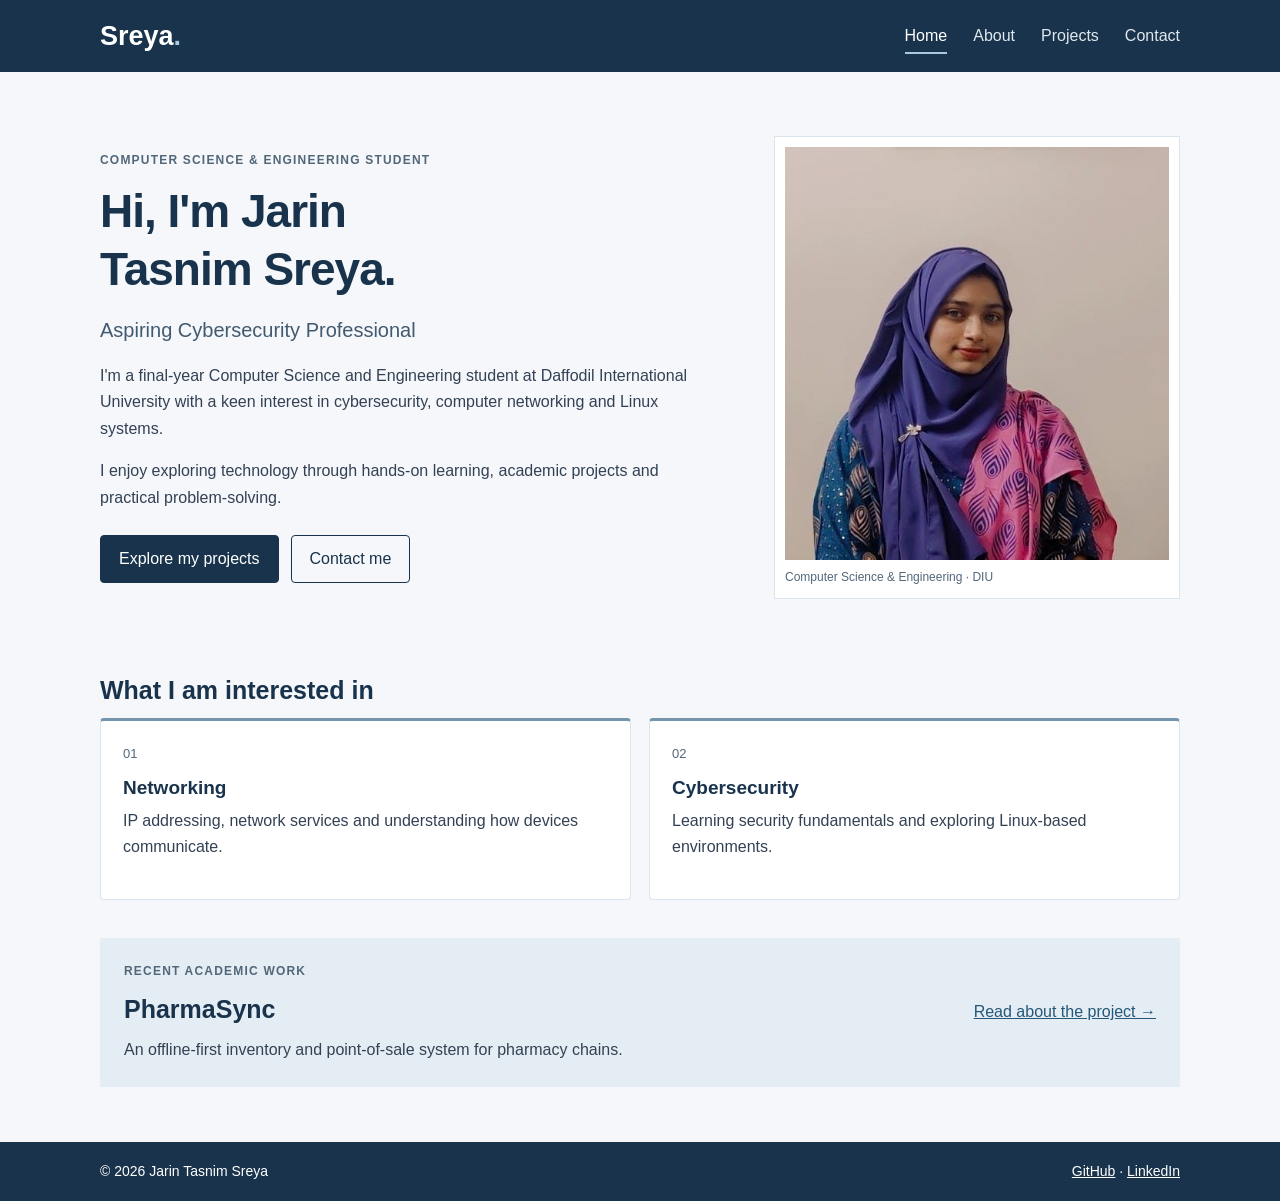
<file: index.html>
<!DOCTYPE html>
<html lang="en">
<head>
    <meta charset="UTF-8">
    <meta name="viewport" content="width=device-width, initial-scale=1.0">
    <title>Home | Jarin Tasnim Sreya</title>
    <link rel="stylesheet" href="css/style.css">
    <script src="js/jquery.min.js" defer></script>
    <script src="js/script.js" defer></script>
</head>
<body>
    <header class="site-header"><div class="container header-inner">
        <a class="brand" href="index.html">Sreya<span>.</span></a>
        <button id="menu-toggle" type="button" aria-expanded="false" aria-controls="main-nav">Menu</button>
        <nav id="main-nav" aria-label="Main navigation"><ul><li><a href="index.html" aria-current="page">Home</a></li><li><a href="about.html">About</a></li><li><a href="projects.html">Projects</a></li><li><a href="contact.html">Contact</a></li></ul></nav>
    </div></header>
    <main class="container">
        <section class="hero">
            <div><p class="eyebrow">COMPUTER SCIENCE &amp; ENGINEERING STUDENT</p>
            <h1>Hi, I'm Jarin<br>Tasnim Sreya.</h1>
            <p class="lead">Aspiring Cybersecurity Professional</p>
            <p>I'm a final-year Computer Science and Engineering student at Daffodil International University with a keen interest in cybersecurity, computer networking and Linux systems.</p>
            <p>I enjoy exploring technology through hands-on learning, academic projects and practical problem-solving.</p>
            <div class="actions"><a class="button" href="projects.html">Explore my projects</a><a class="button outline" href="contact.html">Contact me</a></div></div>
            <figure class="portrait"><img src="images/profile.jpg" alt="Portrait of Jarin Tasnim Sreya"><figcaption>Computer Science &amp; Engineering · DIU</figcaption></figure>
        </section>
        <section class="section"><h2>What I am interested in</h2><div class="interest-grid">
            <article><span class="number">01</span><h3>Networking</h3><p>IP addressing, network services and understanding how devices communicate.</p></article>
            <article><span class="number">02</span><h3>Cybersecurity</h3><p>Learning security fundamentals and exploring Linux-based environments.</p></article>
        </div></section>
        <section class="featured"><div><p class="eyebrow">RECENT ACADEMIC WORK</p><h2>PharmaSync</h2><p>An offline-first inventory and point-of-sale system for pharmacy chains.</p></div><a href="projects.html#pharmasync">Read about the project →</a></section>
    </main>
    <footer><div class="container footer-inner"><span>© 2026 Jarin Tasnim Sreya</span><div><a href="https://github.com/Sreya-a">GitHub</a> · <a href="https://www.linkedin.com/in/jarin-tasnim-sreya-098833294/">LinkedIn</a></div></div></footer>
</body>
</html>
</file>
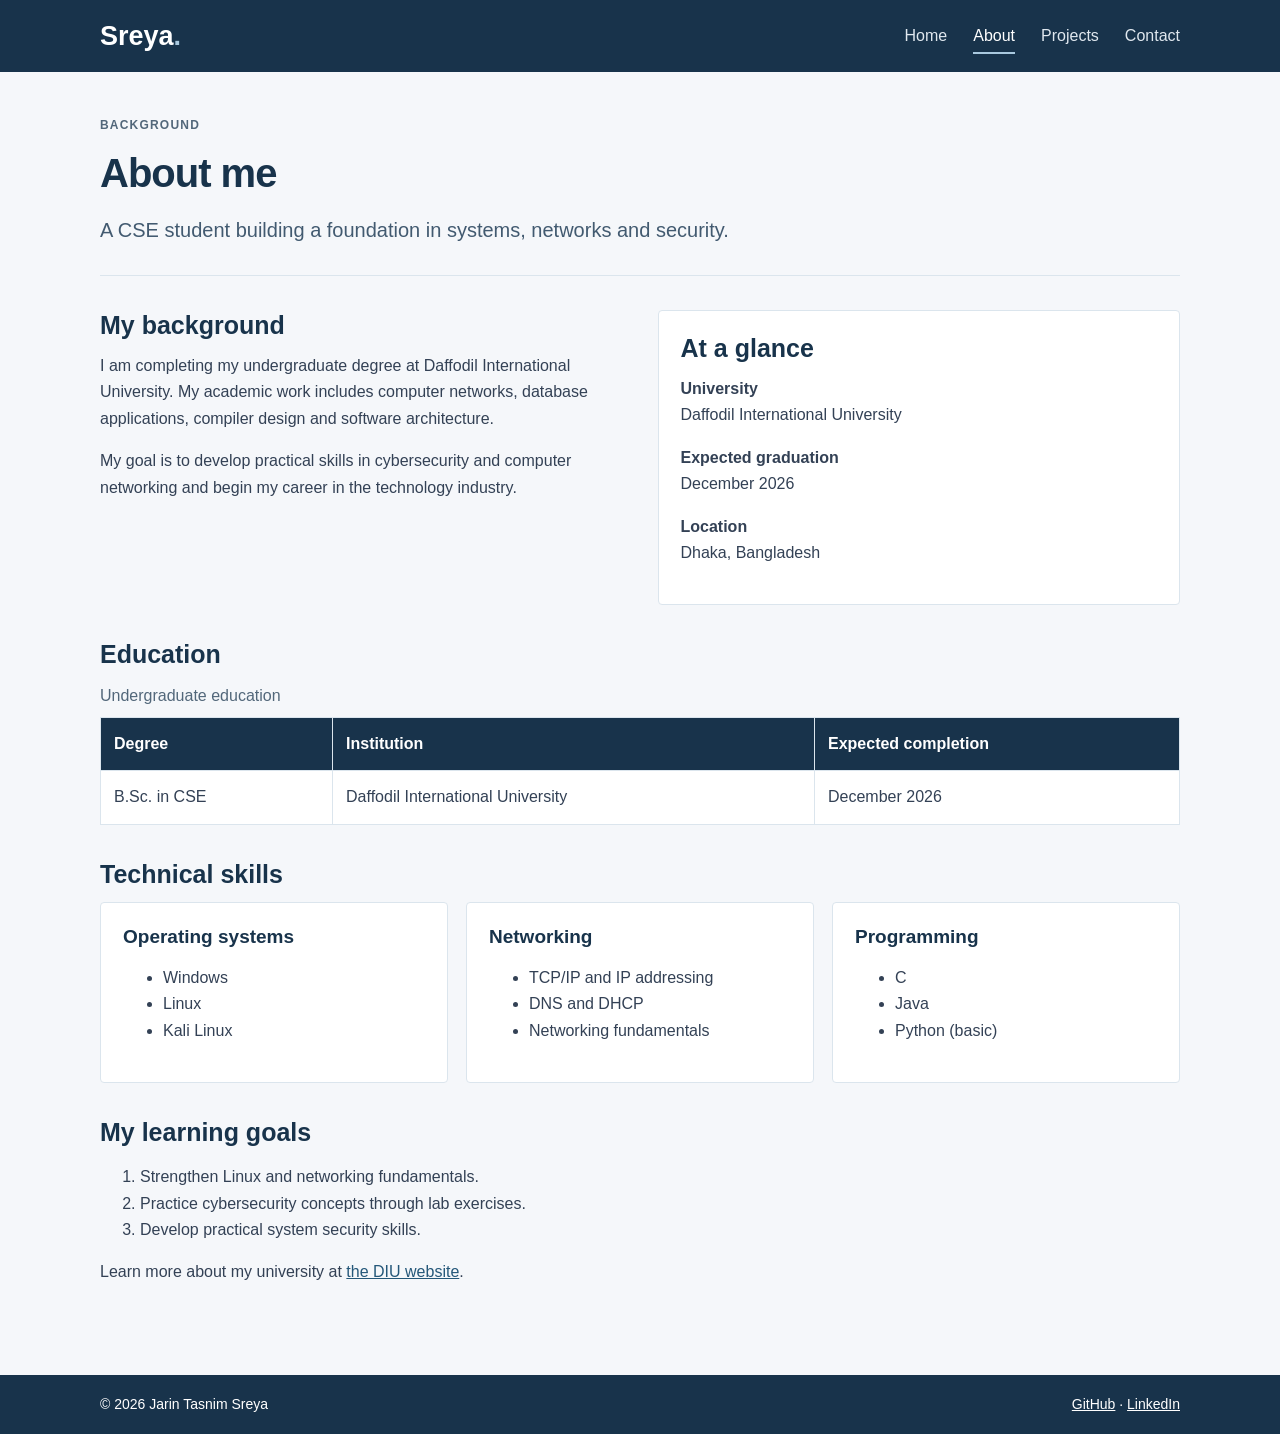
<file: about.html>
<!DOCTYPE html>
<html lang="en">
<head>
    <meta charset="UTF-8">
    <meta name="viewport" content="width=device-width, initial-scale=1.0">
    <title>About | Jarin Tasnim Sreya</title>
    <link rel="stylesheet" href="css/style.css">
    <script src="js/jquery.min.js" defer></script>
    <script src="js/script.js" defer></script>
</head>
<body>
    <header class="site-header"><div class="container header-inner">
        <a class="brand" href="index.html">Sreya<span>.</span></a>
        <button id="menu-toggle" type="button" aria-expanded="false" aria-controls="main-nav">Menu</button>
        <nav id="main-nav" aria-label="Main navigation"><ul><li><a href="index.html">Home</a></li><li><a href="about.html" aria-current="page">About</a></li><li><a href="projects.html">Projects</a></li><li><a href="contact.html">Contact</a></li></ul></nav>
    </div></header>
    <main class="container">
        <section class="page-intro"><p class="eyebrow">BACKGROUND</p><h1>About me</h1><p class="lead">A CSE student building a foundation in systems, networks and security.</p></section>
        <section class="about-layout section"><div><h2>My background</h2><p>I am completing my undergraduate degree at Daffodil International University. My academic work includes computer networks, database applications, compiler design and software architecture.</p><p>My goal is to develop practical skills in cybersecurity and computer networking and begin my career in the technology industry.</p></div><aside class="panel"><h2>At a glance</h2><p><strong>University</strong><br>Daffodil International University</p><p><strong>Expected graduation</strong><br>December 2026</p><p><strong>Location</strong><br>Dhaka, Bangladesh</p></aside></section>
        <section class="section"><h2>Education</h2><div class="table-wrap"><table><caption>Undergraduate education</caption><thead><tr><th scope="col">Degree</th><th scope="col">Institution</th><th scope="col">Expected completion</th></tr></thead><tbody><tr><td>B.Sc. in CSE</td><td>Daffodil International University</td><td>December 2026</td></tr></tbody></table></div></section>
        <section class="section"><h2>Technical skills</h2><div class="skills-grid"><article><h3>Operating systems</h3><ul><li>Windows</li><li>Linux</li><li>Kali Linux</li></ul></article><article><h3>Networking</h3><ul><li>TCP/IP and IP addressing</li><li>DNS and DHCP</li><li>Networking fundamentals</li></ul></article><article><h3>Programming</h3><ul><li>C</li><li>Java</li><li>Python (basic)</li></ul></article></div></section>
        <section class="section"><h2>My learning goals</h2><ol><li>Strengthen Linux and networking fundamentals.</li><li>Practice cybersecurity concepts through lab exercises.</li><li>Develop practical system security skills.</li></ol><p>Learn more about my university at <a href="https://daffodilvarsity.edu.bd/">the DIU website</a>.</p></section>
    </main>
    <footer><div class="container footer-inner"><span>© 2026 Jarin Tasnim Sreya</span><div><a href="https://github.com/Sreya-a">GitHub</a> · <a href="https://www.linkedin.com/in/jarin-tasnim-sreya-098833294/">LinkedIn</a></div></div></footer>
</body>
</html>
</file>
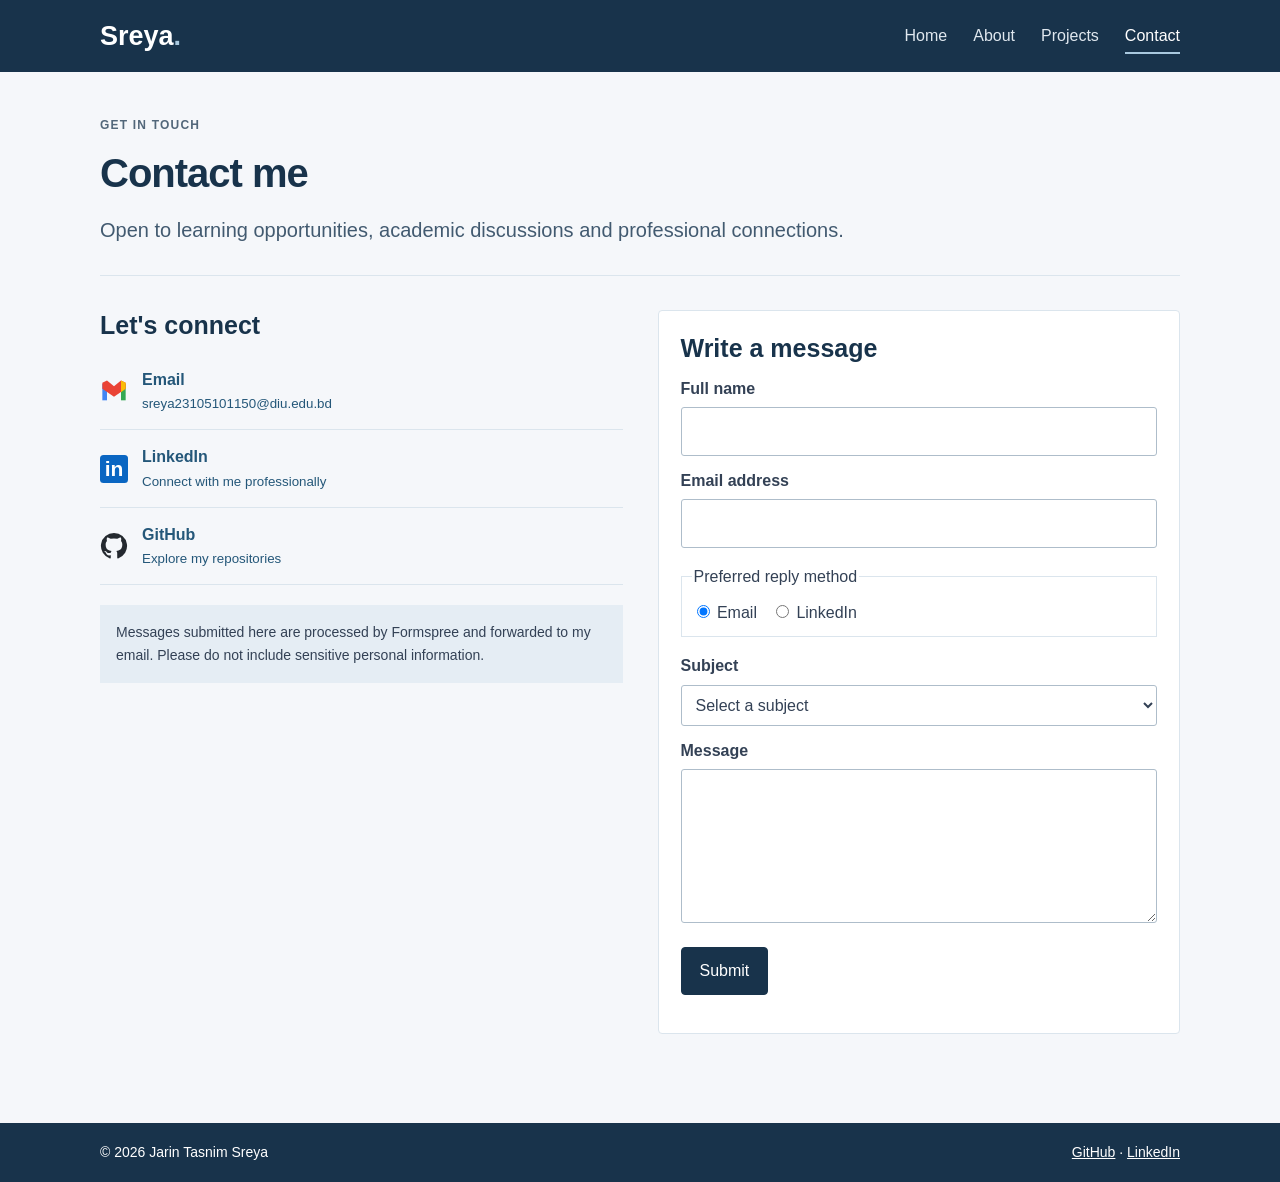
<file: contact.html>
<!DOCTYPE html>
<html lang="en">
<head>
    <meta charset="UTF-8">
    <meta name="viewport" content="width=device-width, initial-scale=1.0">
    <title>Contact | Jarin Tasnim Sreya</title>
    <link rel="stylesheet" href="css/style.css">
    <script src="js/jquery.min.js" defer></script>
    <script src="js/script.js" defer></script>
</head>
<body>
    <header class="site-header"><div class="container header-inner">
        <a class="brand" href="index.html">Sreya<span>.</span></a>
        <button id="menu-toggle" type="button" aria-expanded="false" aria-controls="main-nav">Menu</button>
        <nav id="main-nav" aria-label="Main navigation"><ul><li><a href="index.html">Home</a></li><li><a href="about.html">About</a></li><li><a href="projects.html">Projects</a></li><li><a href="contact.html" aria-current="page">Contact</a></li></ul></nav>
    </div></header>
    <main class="container">
        <section class="page-intro"><p class="eyebrow">GET IN TOUCH</p><h1>Contact me</h1><p class="lead">Open to learning opportunities, academic discussions and professional connections.</p></section>
        <div class="contact-layout section"><aside><h2>Let's connect</h2>
<a class="contact-link" href="mailto:sreya23105101150@diu.edu.bd"><svg viewBox="0 0 24 24" aria-hidden="true"><path fill="#4285f4" d="M2 6h4v14H2z"/><path fill="#34a853" d="M18 6h4v14h-4z"/><path fill="#ea4335" d="M2 5l4-2 6 5 6-5 4 2v5l-10 7L2 10z"/><path fill="#fbbc04" d="M18 3l4 2v5l-4 3z"/></svg><span><strong>Email</strong><small>sreya23105101150@diu.edu.bd</small></span></a>
<a class="contact-link" href="https://www.linkedin.com/in/jarin-tasnim-sreya-098833294/"><svg viewBox="0 0 24 24" aria-hidden="true"><rect width="24" height="24" rx="3" fill="#0a66c2"/><text x="12" y="18" text-anchor="middle" font-family="Arial" font-size="18" font-weight="bold" fill="white">in</text></svg><span><strong>LinkedIn</strong><small>Connect with me professionally</small></span></a>
<a class="contact-link" href="https://github.com/Sreya-a"><svg viewBox="0 0 24 24" aria-hidden="true"><path fill="#24292f" d="M12 .8a11.2 11.2 0 0 0-3.54 21.83c.56.1.77-.24.77-.54v-2.1c-3.12.68-3.78-1.33-3.78-1.33-.51-1.3-1.25-1.64-1.25-1.64-1.02-.7.08-.69.08-.69 1.13.08 1.72 1.16 1.72 1.16 1 .72 2.45.55 3.23.27.1-.73.39-1.23.71-1.51-2.49-.28-5.1-1.24-5.1-5.54 0-1.23.44-2.23 1.15-3.01-.12-.28-.5-1.43.11-2.97 0 0 .94-.3 3.08 1.15a10.7 10.7 0 0 1 5.6 0c2.14-1.45 3.08-1.15 3.08-1.15.61 1.54.23 2.69.11 2.97.72.78 1.15 1.78 1.15 3.01 0 4.31-2.62 5.26-5.12 5.54.4.35.76 1.03.76 2.08v3.76c0 .3.2.65.77.54A11.2 11.2 0 0 0 12 .8z"/></svg><span><strong>GitHub</strong><small>Explore my repositories</small></span></a>
<p class="note">Messages submitted here are processed by Formspree and forwarded to my email. Please do not include sensitive personal information.</p></aside>
        <section class="panel"><h2>Write a message</h2><form id="contact-form" action="https://formspree.io/f/xkjreqaq" method="POST">
            <label for="name">Full name</label><input id="name" name="name" type="text" required maxlength="100">
            <label for="email">Email address</label><input id="email" name="email" type="email" required>
            <fieldset><legend>Preferred reply method</legend><label class="choice"><input type="radio" name="reply" value="email" checked> Email</label><label class="choice"><input type="radio" name="reply" value="linkedin"> LinkedIn</label></fieldset>
            <label for="subject">Subject</label><select id="subject" name="subject" required><option value="">Select a subject</option><option>Internship opportunity</option><option>Academic discussion</option><option>Project inquiry</option><option>Other</option></select>
            <label for="message">Message</label><textarea id="message" name="message" rows="5" required minlength="10" maxlength="1000"></textarea>
            <button class="button" type="submit">Submit</button><p id="form-status" role="status" aria-live="polite"></p>
        </form></section></div>
    </main>
    <footer><div class="container footer-inner"><span>© 2026 Jarin Tasnim Sreya</span><div><a href="https://github.com/Sreya-a">GitHub</a> · <a href="https://www.linkedin.com/in/jarin-tasnim-sreya-098833294/">LinkedIn</a></div></div></footer>
</body>
</html>
</file>
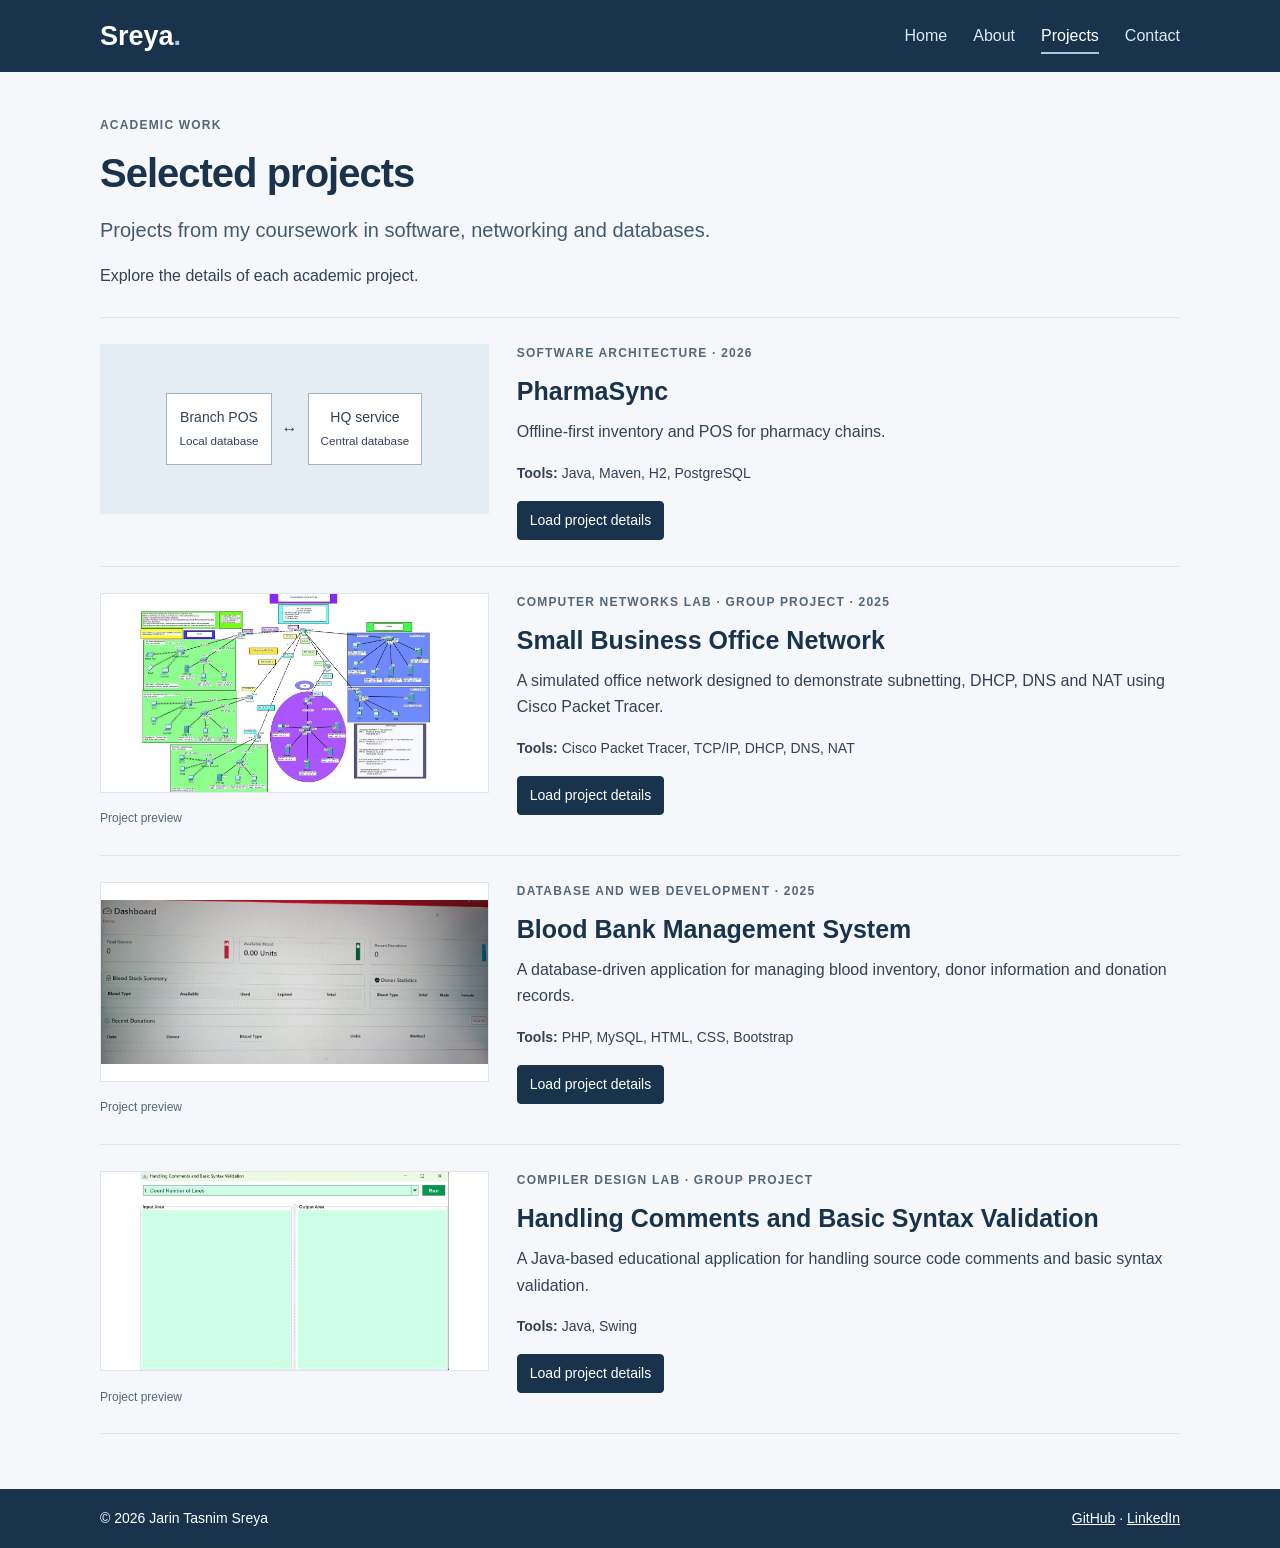
<file: projects.html>
<!DOCTYPE html>
<html lang="en">
<head>
    <meta charset="UTF-8">
    <meta name="viewport" content="width=device-width, initial-scale=1.0">
    <title>Projects | Jarin Tasnim Sreya</title>
    <link rel="stylesheet" href="css/style.css">
    <script src="js/jquery.min.js" defer></script>
    <script src="js/script.js" defer></script>
</head>
<body>
    <header class="site-header"><div class="container header-inner">
        <a class="brand" href="index.html">Sreya<span>.</span></a>
        <button id="menu-toggle" type="button" aria-expanded="false" aria-controls="main-nav">Menu</button>
        <nav id="main-nav" aria-label="Main navigation"><ul><li><a href="index.html">Home</a></li><li><a href="about.html">About</a></li><li><a href="projects.html" aria-current="page">Projects</a></li><li><a href="contact.html">Contact</a></li></ul></nav>
    </div></header>
    <main class="container">
        <section class="page-intro"><p class="eyebrow">ACADEMIC WORK</p><h1>Selected projects</h1><p class="lead">Projects from my coursework in software, networking and databases.</p><p>Explore the details of each academic project.</p></section><article class="project" id="pharmasync"><div class="architecture" aria-label="Conceptual architecture"><span>Branch POS<br><small>Local database</small></span><b>↔</b><span>HQ service<br><small>Central database</small></span></div><div><p class="eyebrow">Software architecture · 2026</p><h2>PharmaSync</h2><p>Offline-first inventory and POS for pharmacy chains.</p><p class="tech"><strong>Tools:</strong> Java, Maven, H2, PostgreSQL</p><button class="details-button" type="button" data-project="pharmasync" aria-expanded="false">Load project details</button><p class="project-details" aria-live="polite" hidden></p></div></article>
<article class="project" id="network"><figure><a href="images/network.jpg"><img src="images/network.jpg" alt="Network topology from the group lab report"></a><figcaption>Project preview</figcaption></figure><div><p class="eyebrow">Computer Networks Lab · Group project · 2025</p><h2>Small Business Office Network</h2><p>A simulated office network designed to demonstrate subnetting, DHCP, DNS and NAT using Cisco Packet Tracer.</p><p class="tech"><strong>Tools:</strong> Cisco Packet Tracer, TCP/IP, DHCP, DNS, NAT</p><button class="details-button" type="button" data-project="network" aria-expanded="false">Load project details</button><p class="project-details" aria-live="polite" hidden></p></div></article>
<article class="project" id="blood"><figure><a href="images/blood.jpg"><img src="images/blood.jpg" alt="Archived photograph of the blood bank dashboard"></a><figcaption>Project preview</figcaption></figure><div><p class="eyebrow">Database and web development · 2025</p><h2>Blood Bank Management System</h2><p>A database-driven application for managing blood inventory, donor information and donation records.</p><p class="tech"><strong>Tools:</strong> PHP, MySQL, HTML, CSS, Bootstrap</p><button class="details-button" type="button" data-project="blood" aria-expanded="false">Load project details</button><p class="project-details" aria-live="polite" hidden></p></div></article>
<article class="project" id="compiler"><figure><a href="images/compiler.jpg"><img src="images/compiler.jpg" alt="Interface screenshot from the compiler design group presentation"></a><figcaption>Project preview</figcaption></figure><div><p class="eyebrow">Compiler Design Lab · Group project</p><h2>Handling Comments and Basic Syntax Validation</h2><p>A Java-based educational application for handling source code comments and basic syntax validation.</p><p class="tech"><strong>Tools:</strong> Java, Swing</p><button class="details-button" type="button" data-project="compiler" aria-expanded="false">Load project details</button><p class="project-details" aria-live="polite" hidden></p></div></article>

    </main>
    <footer><div class="container footer-inner"><span>© 2026 Jarin Tasnim Sreya</span><div><a href="https://github.com/Sreya-a">GitHub</a> · <a href="https://www.linkedin.com/in/jarin-tasnim-sreya-098833294/">LinkedIn</a></div></div></footer>
</body>
</html>
</file>
<file: css/style.css>
/* Shared styles for all four pages */
* { box-sizing: border-box; }
body { margin: 0; font-family: "Segoe UI", Arial, sans-serif; color: #334155; background: #f5f7fa; line-height: 1.65; min-height: 100vh; display: flex; flex-direction: column; }
.container { width: 90%; max-width: 1080px; margin: 0 auto; }
main { flex: 1; padding-bottom: 55px; }
.site-header, footer { background: #18334b; color: white; }
.header-inner, .footer-inner { display: flex; align-items: center; justify-content: space-between; gap: 20px; }
.header-inner { min-height: 72px; }
.brand { font-size: 27px; font-weight: 700; text-decoration: none; color: white; }
.brand span { color: #a9c9df; }
nav ul { display: flex; gap: 26px; list-style: none; margin: 0; padding: 0; }
nav a { color: #e0e8ef; text-decoration: none; padding: 8px 0; }
nav a:hover, nav a[aria-current="page"] { color: white; border-bottom: 2px solid #a9c9df; }
#menu-toggle { display: none; background: transparent; color: white; border: 1px solid #a9c9df; padding: 6px 12px; }
h1,h2,h3 { color: #18334b; line-height: 1.25; margin-top: 0; }
h1 { font-size: 46px; letter-spacing: -1px; margin-bottom: 16px; }
h2 { font-size: 25px; margin-bottom: 12px; }
h3 { font-size: 19px; margin-bottom: 8px; }
p { margin: 0 0 16px; }
a { color: #245779; }
a:focus-visible, button:focus-visible, input:focus-visible, select:focus-visible, textarea:focus-visible { outline: 3px solid #4284b3; outline-offset: 3px; }
.eyebrow { font-size: 12px; letter-spacing: 1.2px; font-weight: 650; color: #52677a; margin-bottom: 12px; text-transform: uppercase; }
.lead { font-size: 20px; color: #425a70; }
.hero { display: grid; grid-template-columns: 1.5fr 1fr; gap: 65px; align-items: center; padding: 64px 0 42px; }
.portrait { margin: 0; padding: 10px; background: white; border: 1px solid #dbe5ed; }
.portrait img { display: block; width: 100%; aspect-ratio: 4/4.3; object-fit: cover; object-position: center; }
figcaption { font-size: 12px; color: #52677a; margin-top: 8px; }
.actions { display: flex; flex-wrap: wrap; gap: 12px; margin-top: 24px; }
.button, .details-button { display: inline-block; background: #18334b; color: white; border: 1px solid #18334b; border-radius: 4px; padding: 10px 18px; text-decoration: none; font: inherit; cursor: pointer; }
.button:hover, .details-button:hover { background: #284e6d; color: white; }
.outline { background: transparent; color: #18334b; }
.section { margin: 34px 0; }
.interest-grid, .skills-grid { display: grid; grid-template-columns: repeat(3, 1fr); gap: 18px; }
.interest-grid article, .skills-grid article, .panel { background: white; border: 1px solid #dbe5ed; padding: 22px; border-radius: 4px; }
.interest-grid { grid-template-columns: repeat(2, 1fr); }
.interest-grid article { border-top: 3px solid #7594ad; }
.number { color: #52677a; font-size: 13px; display: block; margin-bottom: 12px; }
.featured { display: flex; justify-content: space-between; align-items: center; gap: 20px; background: #e5edf4; padding: 24px; margin-top: 38px; }
.featured p:last-child { margin-bottom: 0; }
.page-intro { padding: 44px 0 12px; border-bottom: 1px solid #dbe5ed; }
.page-intro h1 { font-size: 40px; }
.about-layout, .contact-layout { display: grid; grid-template-columns: 1fr 1fr; gap: 35px; align-items: start; }
.table-wrap { overflow-x: auto; }
table { width: 100%; border-collapse: collapse; background: white; }
caption { text-align: left; color: #52677a; padding-bottom: 8px; }
th, td { text-align: left; padding: 13px; border: 1px solid #dbe5ed; }
th { background: #18334b; color: white; }
.project { display: grid; grid-template-columns: 36% 1fr; gap: 28px; padding: 26px 0; border-bottom: 1px solid #dbe5ed; align-items: start; }
.project figure { margin: 0; }
.project img { width: 100%; height: 200px; object-fit: contain; background: white; border: 1px solid #dbe5ed; }
.architecture { min-height: 170px; background: #e5edf4; display: flex; align-items: center; justify-content: center; gap: 10px; padding: 12px; }
.architecture span { background: white; border: 1px solid #9eb4c5; padding: 12px; text-align: center; font-size: 14px; }
.tech, .project-details { font-size: 14px; }
.project-details { margin-top: 12px; padding: 12px; background: #e5edf4; }
.details-button { font-size: 14px; padding: 7px 12px; }
form > label { display: block; font-weight: 600; margin: 12px 0 5px; }
input:not([type="radio"]), select, textarea { width: 100%; padding: 10px; border: 1px solid #aebdca; border-radius: 3px; font: inherit; background: white; color: #334155; }
textarea { resize: vertical; }
fieldset { border: 1px solid #dbe5ed; margin: 16px 0; padding: 10px; }
.choice { display: inline-block; margin-right: 14px; }
form .button { margin-top: 15px; }
#form-status { margin-top: 12px; color: #245779; }
.note { background: #e5edf4; padding: 16px; font-size: 14px; }
.email { overflow-wrap: anywhere; }
footer { padding: 18px 0; font-size: 14px; }
footer a { color: white; }
@media (max-width: 720px) {
    .header-inner { flex-wrap: wrap; padding: 12px 0; }
    #menu-toggle { display: block; }
    nav { width: 100%; }
    .js-ready nav:not(.open) { display: none; }
    nav ul { flex-direction: column; gap: 8px; }
    .hero, .about-layout, .contact-layout, .project, .interest-grid, .skills-grid { grid-template-columns: 1fr; gap: 18px; }
    .hero { padding-top: 35px; }
    h1 { font-size: 36px; }
    .portrait { max-width: 340px; }
    .featured, .footer-inner { flex-direction: column; align-items: flex-start; }
}

/* Contact links with local inline SVG icons */
.contact-link { display: flex; align-items: center; gap: 14px; padding: 14px 0; border-bottom: 1px solid #dbe5ed; text-decoration: none; }
.contact-link svg { width: 28px; height: 28px; flex-shrink: 0; }
.contact-link strong, .contact-link small { display: block; overflow-wrap: anywhere; }
.contact-link span { min-width: 0; }
.contact-link:hover strong { text-decoration: underline; }
.contact-layout .note { margin-top: 20px; }
</file>
